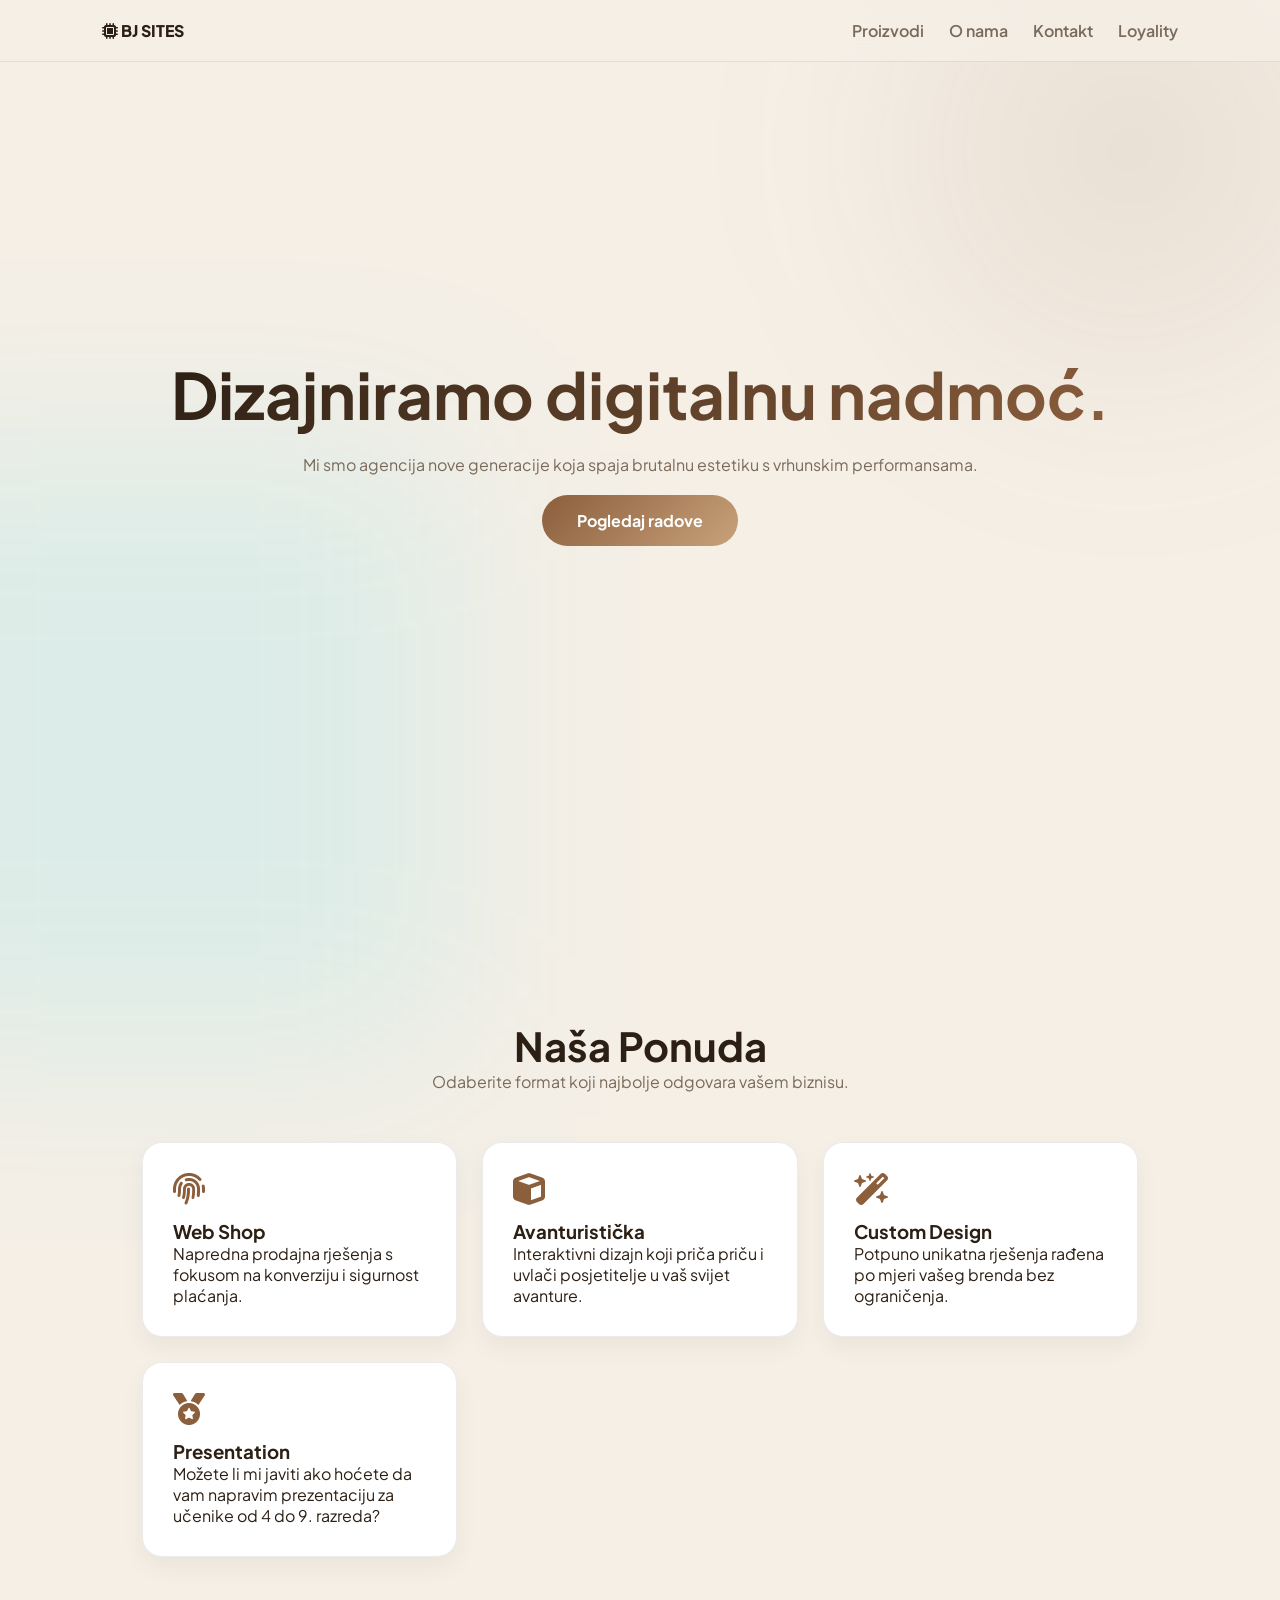
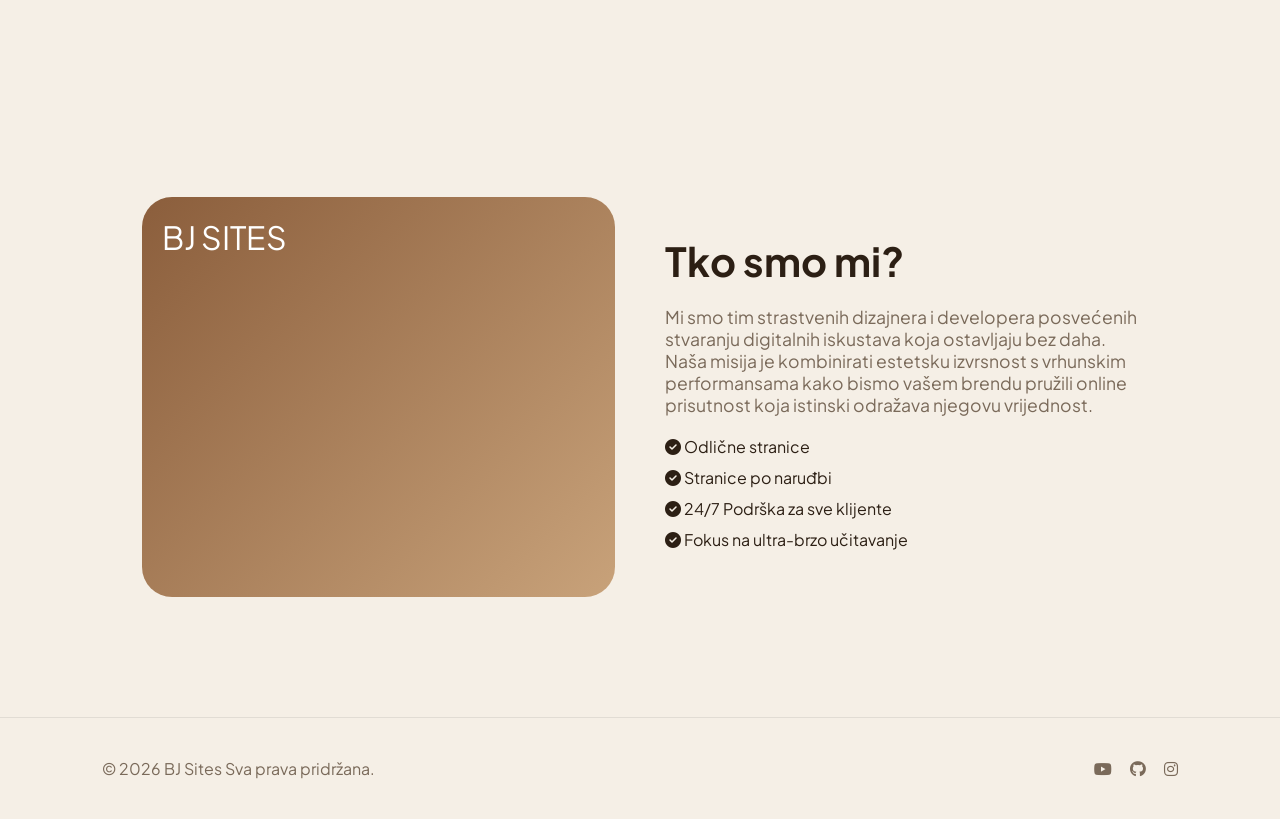
<file: index.html>
<!DOCTYPE html>
<html lang="hr">

<head>
    <meta charset="UTF-8">
    <meta name="viewport" content="width=device-width, initial-scale=1.0">
    <title>BJ Sites</title>
    <link href="https://fonts.googleapis.com/css2?family=Plus+Jakarta+Sans:wght@300;400;600;800&display=swap"
        rel="stylesheet">
    <link rel="stylesheet" href="https://cdnjs.cloudflare.com/ajax/libs/font-awesome/6.4.0/css/all.min.css">
    <link rel="stylesheet" href="style.css">
</head>

<body>

    <div class="blob" style="top: -150px; right: -150px;"></div>
    <div class="blob" style="bottom: -150px; left: -150px; background: rgba(0, 217, 255, 0.1);"></div>

    <nav>
        <a href="#" class="logo"><i class="fas fa-microchip"></i> BJ SITES</a>
        <ul>
            <li><a href="#proizvodi">Proizvodi</a></li>
            <li><a href="#onama">O nama</a></li>
            <li><a href="#kontakt">Kontakt</a></li>
            <li><a href="loyality.html">Loyality</a></li>
        </ul>
    </nav>

    <header>
        <h1>Dizajniramo digitalnu nadmoć.</h1>
        <p>Mi smo agencija nove generacije koja spaja brutalnu estetiku s vrhunskim performansama.</p>
        <a href="#proizvodi" class="btn-main">Pogledaj radove</a>
    </header>

    <section id="proizvodi" class="section">
        <h2 class="section-title">Naša Ponuda</h2>
        <p class="section-subtitle">Odaberite format koji najbolje odgovara vašem biznisu.</p>

        <div class="cards-grid">
            <div class="card">
                <i class="fas fa-fingerprint"></i>
                <h3>Web Shop</h3>
                <p>Napredna prodajna rješenja s fokusom na konverziju i sigurnost plaćanja.</p>
            </div>

            <div class="card">
                <i class="fas fa-cube"></i>
                <h3>Avanturistička</h3>
                <p>Interaktivni dizajn koji priča priču i uvlači posjetitelje u vaš svijet avanture.</p>
            </div>

            <div class="card">
                <i class="fas fa-wand-magic-sparkles"></i>
                <h3>Custom Design</h3>
                <p>Potpuno unikatna rješenja rađena po mjeri vašeg brenda bez ograničenja.</p>
            </div>

            <div class="card">
                <i class="fas fa-medal"></i>
                <h3>Presentation</h3>
                <p>Možete li mi javiti ako hoćete da vam napravim prezentaciju za učenike od 4 do 9. razreda?</p>
            </div>
        </div>
    </section>

    <section id="onama" class="section" style="background: rgba(255,255,255,0.01);">
        <div class="about-grid">
            <div class="about-img">
                <div class="about-tag">BJ SITES</div>
            </div>
            <div>
                <h2 style="font-size: 2.5rem; margin-bottom: 20px;">Tko smo mi?</h2>
                <p style="color: var(--text-gray); font-size: 1.1rem;">
                    Mi smo tim strastvenih dizajnera i developera posvećenih stvaranju digitalnih iskustava koja
                    ostavljaju bez daha. Naša misija je kombinirati estetsku izvrsnost s vrhunskim performansama kako
                    bismo vašem brendu pružili online prisutnost koja istinski odražava njegovu vrijednost.
                </p>
                <ul class="check-list">
                    <li><i class="fas fa-check-circle"></i> Odlične stranice</li>
                    <li><i class="fas fa-check-circle"></i> Stranice po naruđbi</li>
                    <li><i class="fas fa-check-circle"></i> 24/7 Podrška za sve klijente</li>
                    <li><i class="fas fa-check-circle"></i> Fokus na ultra-brzo učitavanje</li>
                </ul>
            </div>
        </div>
    </section>

    <footer>
        <div>&copy; 2026 BJ Sites Sva prava pridržana.</div>
        <div class="social-icons">
            <i class="fab fa-youtube"></i>
            <i class="fab fa-github"></i>
            <i class="fab fa-instagram"></i>
        </div>
    </footer>

</body>

</html>
</file>
<file: style.css>
:root {
    --accent: #8b5e3c;        /* smeđa */
    --accent-light: #c8a27a;  /* svijetla bež */
    
    --bg: #f5efe6;            /* glavna bež pozadina */
    --card-bg: #ffffff;
    --border: rgba(0, 0, 0, 0.08);

    --text-main: #2c1f14;     /* tamno smeđa */
    --text-gray: #7a6a5a;
}

/* RESET */
* {
    margin: 0;
    padding: 0;
    box-sizing: border-box;
    font-family: 'Plus Jakarta Sans', sans-serif;
}

body {
    background: var(--bg);
    color: var(--text-main);
}

/* BLOBS (topli glow) */
.blob {
    position: fixed;
    width: 600px;
    height: 600px;
    background: radial-gradient(circle, rgba(139, 94, 60, 0.15), transparent 70%);
    filter: blur(100px);
    z-index: -1;
}

/* NAVBAR */
nav {
    display: flex;
    justify-content: space-between;
    align-items: center;
    padding: 20px 8%;
    position: fixed;
    width: 100%;
    top: 0;
    background: rgba(245, 239, 230, 0.8);
    backdrop-filter: blur(15px);
    border-bottom: 1px solid var(--border);
}

.logo {
    font-weight: 800;
    text-decoration: none;
    color: var(--text-main);
}

nav ul {
    display: flex;
    gap: 25px;
    list-style: none;
}

nav ul a {
    text-decoration: none;
    color: var(--text-gray);
    font-weight: 600;
}

nav ul a:hover {
    color: var(--accent);
}

/* HERO */
header {
    height: 100vh;
    display: flex;
    flex-direction: column;
    justify-content: center;
    align-items: center;
    padding: 0 10%;
    text-align: center;
}

header h1 {
    font-size: 4rem;
    background: linear-gradient(135deg, #2c1f14, #8b5e3c);
    -webkit-background-clip: text;
    -webkit-text-fill-color: transparent;
}

header p {
    color: var(--text-gray);
    margin: 20px 0;
}

/* BUTTON */
.btn-main {
    padding: 15px 35px;
    border-radius: 50px;
    background: linear-gradient(135deg, var(--accent), var(--accent-light));
    color: #fff;
    text-decoration: none;
    font-weight: bold;
    transition: 0.3s;
}

.btn-main:hover {
    transform: translateY(-3px);
    box-shadow: 0 10px 25px rgba(139, 94, 60, 0.3);
}

/* SECTIONS */
.section {
    padding: 120px 8%;
    max-width: 1200px;
    margin: auto;
}

.section-title {
    text-align: center;
    font-size: 2.5rem;
}

.section-subtitle {
    text-align: center;
    color: var(--text-gray);
    margin-bottom: 50px;
}

/* CARDS */
.cards-grid {
    display: grid;
    grid-template-columns: repeat(auto-fit, minmax(250px, 1fr));
    gap: 25px;
}

.card {
    background: var(--card-bg);
    padding: 30px;
    border-radius: 20px;
    border: 1px solid var(--border);
    box-shadow: 0 10px 25px rgba(0,0,0,0.05);
    transition: 0.3s;
}

.card:hover {
    transform: translateY(-10px);
    box-shadow: 0 20px 40px rgba(139, 94, 60, 0.15);
}

.card i {
    font-size: 2rem;
    margin-bottom: 15px;
    color: var(--accent);
}

/* ABOUT */
.about-grid {
    display: grid;
    grid-template-columns: 1fr 1fr;
    gap: 50px;
    align-items: center;
}

.about-img {
    height: 400px;
    border-radius: 30px;
    background: linear-gradient(135deg, var(--accent), var(--accent-light));
}

.about-tag {
    padding: 20px;
    color: white;
    font-size: 2rem;
}

/* LIST */
.check-list {
    list-style: none;
    margin-top: 20px;
}

.check-list li {
    margin-bottom: 10px;
}

/* FOOTER */
footer {
    padding: 40px 8%;
    display: flex;
    justify-content: space-between;
    border-top: 1px solid var(--border);
    color: var(--text-gray);
}

.social-icons i {
    margin-left: 15px;
    cursor: pointer;
    transition: 0.3s;
}

.social-icons i:hover {
    color: var(--accent);
}

/* RESPONSIVE */
@media (max-width: 900px) {
    .about-grid {
        grid-template-columns: 1fr;
    }

    nav ul {
        display: none;
    }

    header h1 {
        font-size: 2.5rem;
    }
}
</file>
